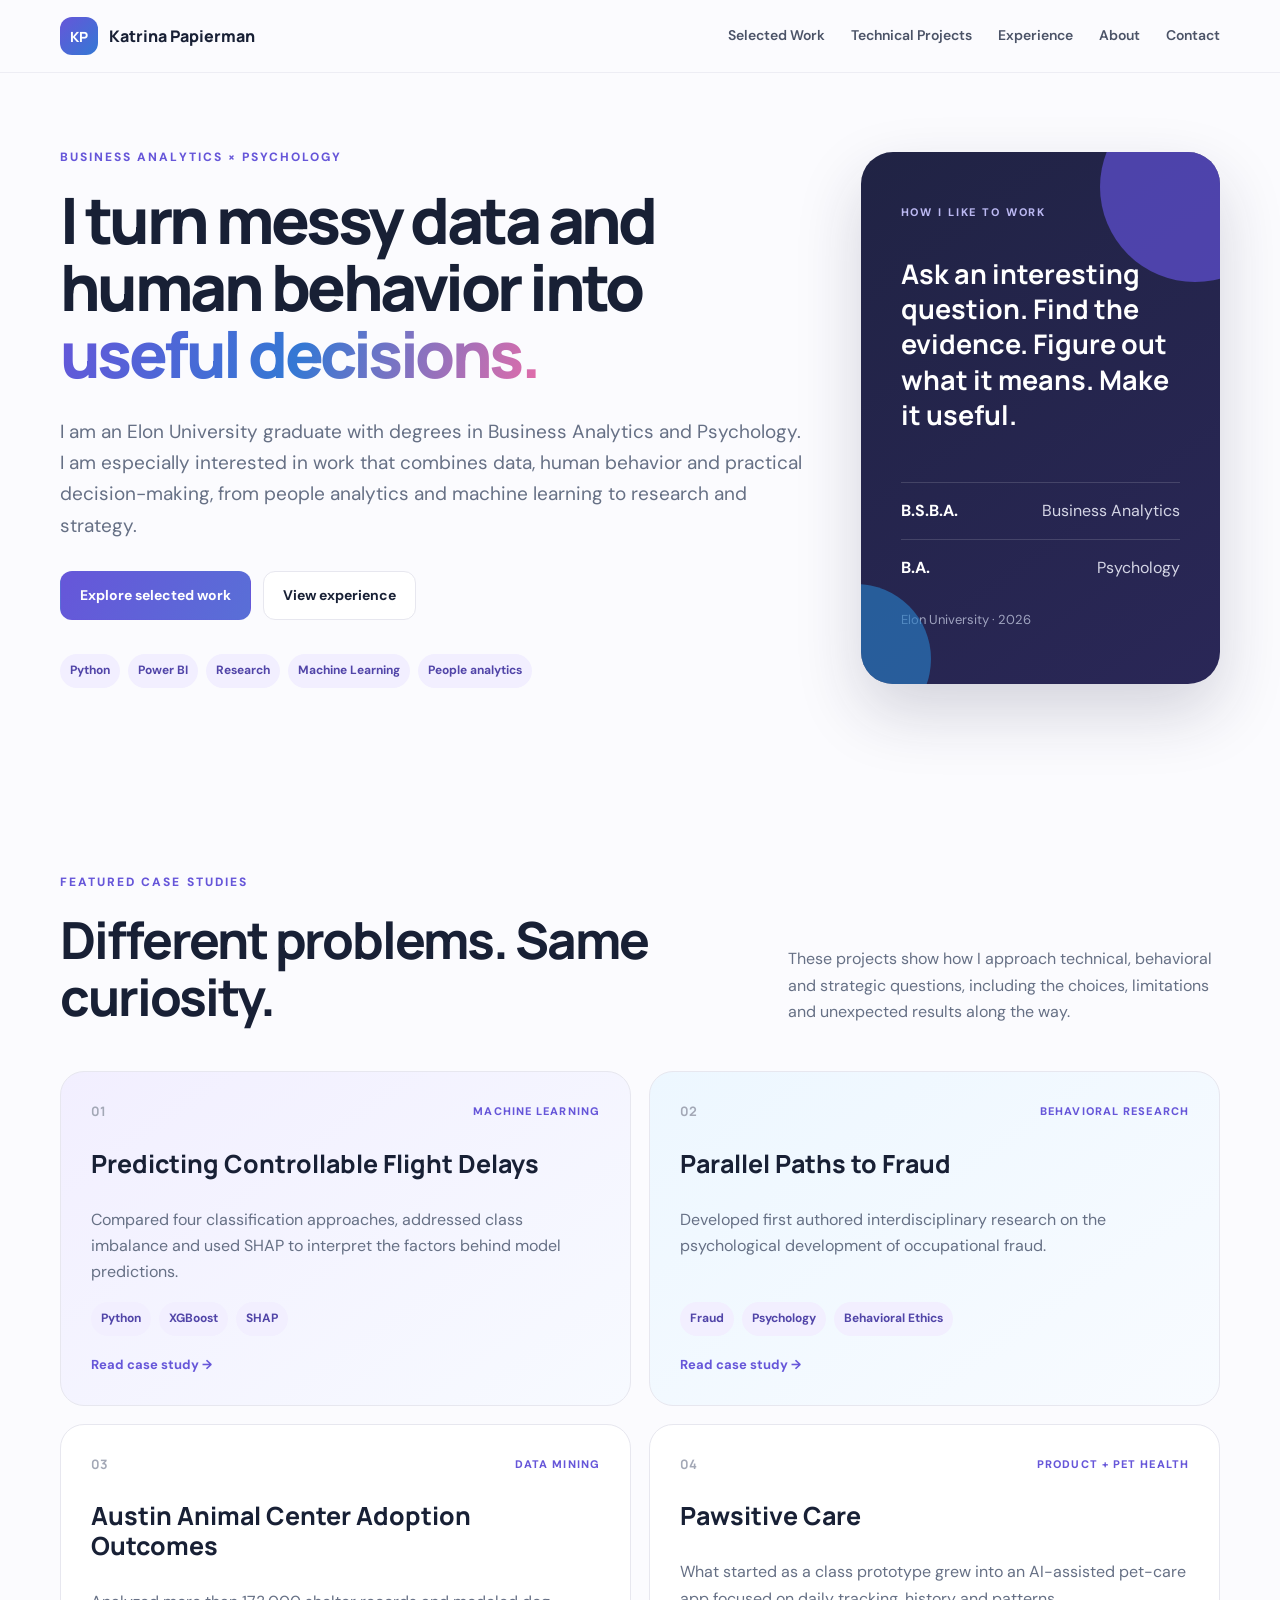
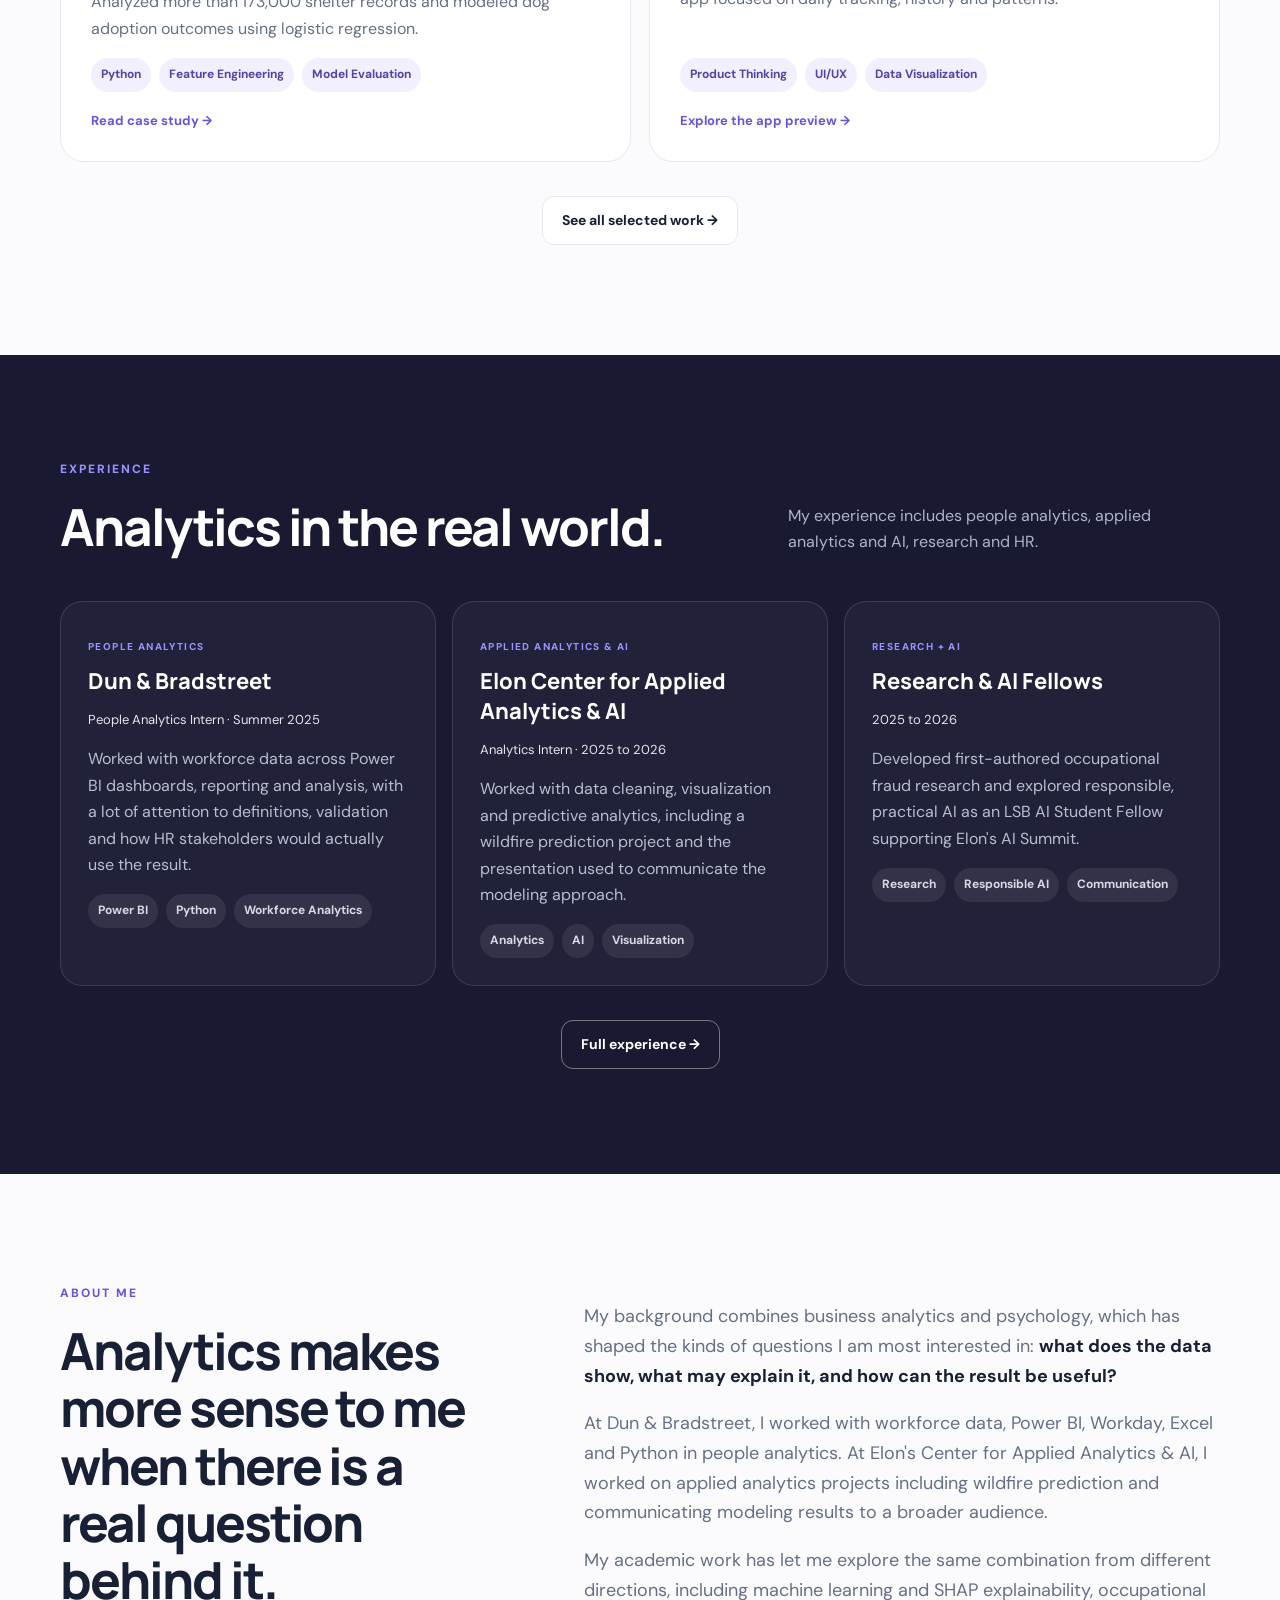
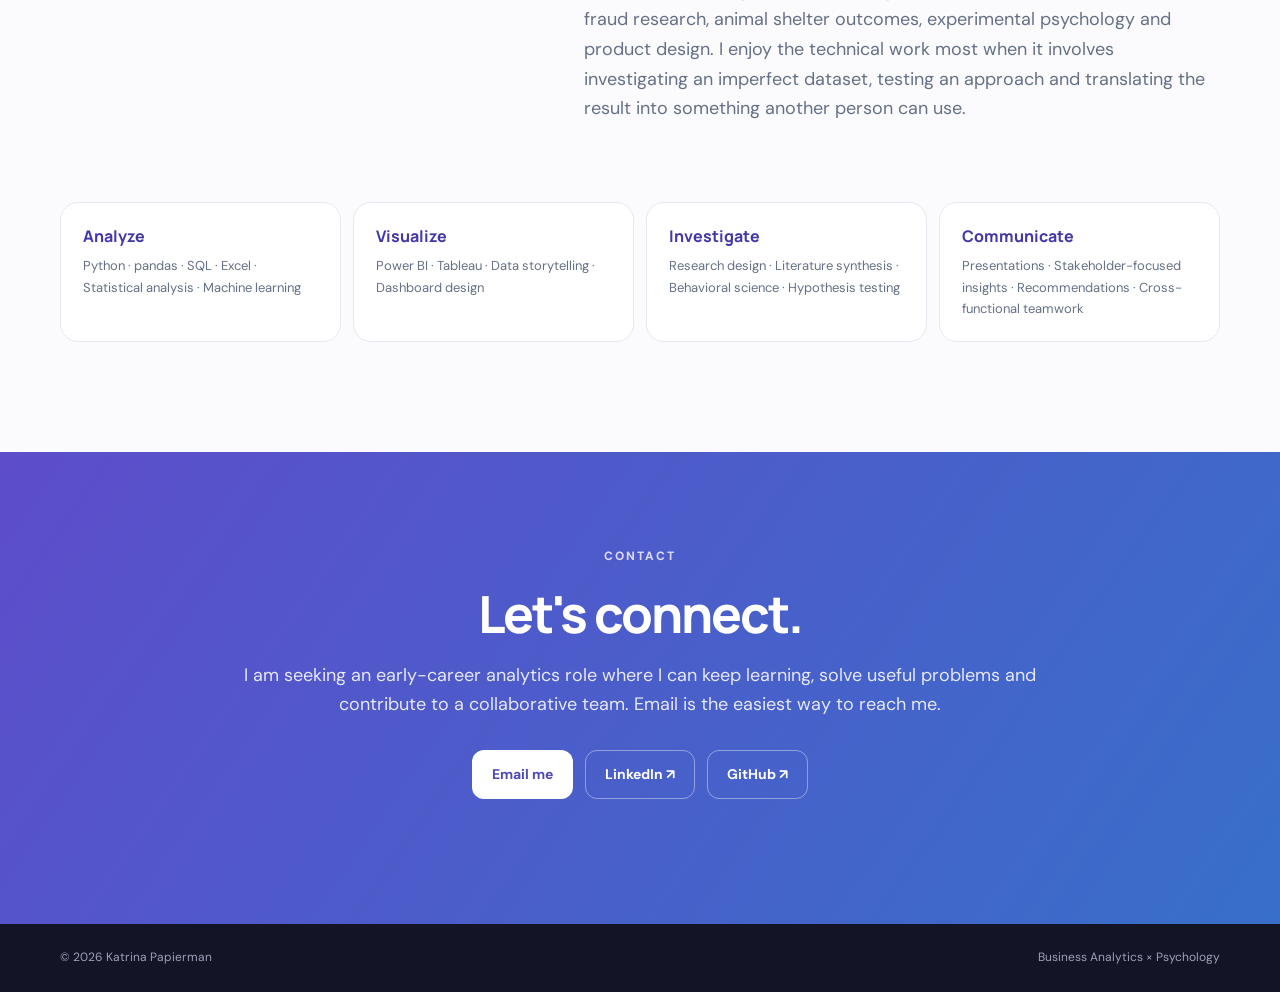
<file: index.html>
<!doctype html><html lang="en"><head><meta charset="utf-8"><meta name="viewport" content="width=device-width,initial-scale=1"><meta name="description" content="Katrina Papierman's portfolio in business analytics, psychology, people analytics, AI, research and strategy."><title>Katrina Papierman | Business Analytics + Psychology</title><link rel="preconnect" href="https://fonts.googleapis.com"><link rel="preconnect" href="https://fonts.gstatic.com" crossorigin><link href="https://fonts.googleapis.com/css2?family=DM+Sans:wght@400;500;600;700&family=Manrope:wght@500;600;700;800&display=swap" rel="stylesheet"><link rel="stylesheet" href="styles.css"><style>html,body{max-width:100%;overflow-x:hidden}.hero>*{min-width:0}@media(min-width:901px){.hero{grid-template-columns:minmax(0,1.35fr) minmax(300px,.65fr);gap:54px}.hero-card{min-height:390px}.hero h1{font-size:clamp(46px,5vw,68px)}}</style></head><body><header class="nav-wrap"><nav class="nav container"><a class="brand name-brand" href="#top"><span class="brand-mark">KP</span><span class="brand-name">Katrina Papierman</span></a><div class="nav-links"><a href="work.html">Selected Work</a><a href="projects.html">Technical Projects</a><a href="experience.html">Experience</a><a href="#about">About</a><a href="#contact">Contact</a></div></nav></header><main id="top"><section class="hero container"><div class="hero-copy"><p class="eyebrow">BUSINESS ANALYTICS <span>×</span> PSYCHOLOGY</p><h1>I turn messy data and human behavior into <em>useful decisions.</em></h1><p class="hero-text">I am an Elon University graduate with degrees in Business Analytics and Psychology. I am especially interested in work that combines data, human behavior and practical decision-making, from people analytics and machine learning to research and strategy.</p><div class="hero-actions"><a class="button primary" href="work.html">Explore selected work</a><a class="button ghost" href="experience.html">View experience</a></div><div class="quick-facts"><span>Python</span><span>Power BI</span><span>Research</span><span>Machine Learning</span><span>People analytics</span></div></div><aside class="hero-card"><div class="orb orb-one"></div><div class="orb orb-two"></div><p class="card-kicker">HOW I LIKE TO WORK</p><p class="card-quote">Ask an interesting question. Find the evidence. Figure out what it means. Make it useful.</p><div class="degree"><strong>B.S.B.A.</strong><span>Business Analytics</span></div><div class="degree"><strong>B.A.</strong><span>Psychology</span></div><p class="school">Elon University · 2026</p></aside></section><section class="section container" id="work"><div class="section-heading"><div><p class="eyebrow">FEATURED CASE STUDIES</p><h2>Different problems. Same curiosity.</h2></div><p>These projects show how I approach technical, behavioral and strategic questions, including the choices, limitations and unexpected results along the way.</p></div><div class="project-grid"><a class="project featured card-link" href="work.html#flight"><div class="project-top"><span class="project-no">01</span><span class="tag">Machine Learning</span></div><h3>Predicting Controllable Flight Delays</h3><p>Compared four classification approaches, addressed class imbalance and used SHAP to interpret the factors behind model predictions.</p><div class="chips"><span>Python</span><span>XGBoost</span><span>SHAP</span></div><span class="read-more">Read case study →</span></a><a class="project research card-link" href="work.html#fraud"><div class="project-top"><span class="project-no">02</span><span class="tag">Behavioral Research</span></div><h3>Parallel Paths to Fraud</h3><p>Developed first authored interdisciplinary research on the psychological development of occupational fraud.</p><div class="chips"><span>Fraud</span><span>Psychology</span><span>Behavioral Ethics</span></div><span class="read-more">Read case study →</span></a><a class="project card-link" href="work.html#animals"><div class="project-top"><span class="project-no">03</span><span class="tag">Data Mining</span></div><h3>Austin Animal Center Adoption Outcomes</h3><p>Analyzed more than 173,000 shelter records and modeled dog adoption outcomes using logistic regression.</p><div class="chips"><span>Python</span><span>Feature Engineering</span><span>Model Evaluation</span></div><span class="read-more">Read case study →</span></a><a class="project card-link" href="pawsitive-preview.html"><div class="project-top"><span class="project-no">04</span><span class="tag">Product + Pet Health</span></div><h3>Pawsitive Care</h3><p>What started as a class prototype grew into an AI-assisted pet-care app focused on daily tracking, history and patterns.</p><div class="chips"><span>Product Thinking</span><span>UI/UX</span><span>Data Visualization</span></div><span class="read-more">Explore the app preview →</span></a></div><div class="center-action"><a class="button ghost" href="work.html">See all selected work →</a></div></section><section class="experience-band" id="experience"><div class="container"><div class="section-heading light"><div><p class="eyebrow">EXPERIENCE</p><h2>Analytics in the real world.</h2></div><p>My experience includes people analytics, applied analytics and AI, research and HR.</p></div><div class="experience-grid"><article><p class="role-type">PEOPLE ANALYTICS</p><h3>Dun &amp; Bradstreet</h3><p class="role">People Analytics Intern · Summer 2025</p><p>Worked with workforce data across Power BI dashboards, reporting and analysis, with a lot of attention to definitions, validation and how HR stakeholders would actually use the result.</p><div class="chips dark"><span>Power BI</span><span>Python</span><span>Workforce Analytics</span></div></article><article><p class="role-type">APPLIED ANALYTICS &amp; AI</p><h3>Elon Center for Applied Analytics &amp; AI</h3><p class="role">Analytics Intern · 2025 to 2026</p><p>Worked with data cleaning, visualization and predictive analytics, including a wildfire prediction project and the presentation used to communicate the modeling approach.</p><div class="chips dark"><span>Analytics</span><span>AI</span><span>Visualization</span></div></article><article><p class="role-type">RESEARCH + AI</p><h3>Research &amp; AI Fellows</h3><p class="role">2025 to 2026</p><p>Developed first-authored occupational fraud research and explored responsible, practical AI as an LSB AI Student Fellow supporting Elon's AI Summit.</p><div class="chips dark"><span>Research</span><span>Responsible AI</span><span>Communication</span></div></article></div><div class="center-action"><a class="button light-button" href="experience.html">Full experience →</a></div></div></section><section class="section container" id="about"><div class="about-grid"><div><p class="eyebrow">ABOUT ME</p><h2>Analytics makes more sense to me when there is a real question behind it.</h2></div><div class="about-copy"><p>My background combines business analytics and psychology, which has shaped the kinds of questions I am most interested in: <strong>what does the data show, what may explain it, and how can the result be useful?</strong></p><p>At Dun &amp; Bradstreet, I worked with workforce data, Power BI, Workday, Excel and Python in people analytics. At Elon's Center for Applied Analytics &amp; AI, I worked on applied analytics projects including wildfire prediction and communicating modeling results to a broader audience.</p><p>My academic work has let me explore the same combination from different directions, including machine learning and SHAP explainability, occupational fraud research, animal shelter outcomes, experimental psychology and product design. I enjoy the technical work most when it involves investigating an imperfect dataset, testing an approach and translating the result into something another person can use.</p></div></div><div class="skills"><div><h4>Analyze</h4><p>Python · pandas · SQL · Excel · Statistical analysis · Machine learning</p></div><div><h4>Visualize</h4><p>Power BI · Tableau · Data storytelling · Dashboard design</p></div><div><h4>Investigate</h4><p>Research design · Literature synthesis · Behavioral science · Hypothesis testing</p></div><div><h4>Communicate</h4><p>Presentations · Stakeholder-focused insights · Recommendations · Cross-functional teamwork</p></div></div></section><section class="contact" id="contact"><div class="container contact-inner"><p class="eyebrow">CONTACT</p><h2>Let's connect.</h2><p>I am seeking an early-career analytics role where I can keep learning, solve useful problems and contribute to a collaborative team. Email is the easiest way to reach me.</p><div class="hero-actions"><a class="button primary" href="mailto:kpapierman@gmail.com">Email me</a><a class="button ghost light-button" href="https://www.linkedin.com/in/Katrina-Papierman" target="_blank" rel="noreferrer noopener">LinkedIn ↗</a><a class="button ghost light-button" href="https://github.com/kpapierman" target="_blank" rel="noreferrer noopener">GitHub ↗</a></div></div></section></main><footer><div class="container"><span>© 2026 Katrina Papierman</span><span>Business Analytics × Psychology</span></div></footer></body></html>
</file>
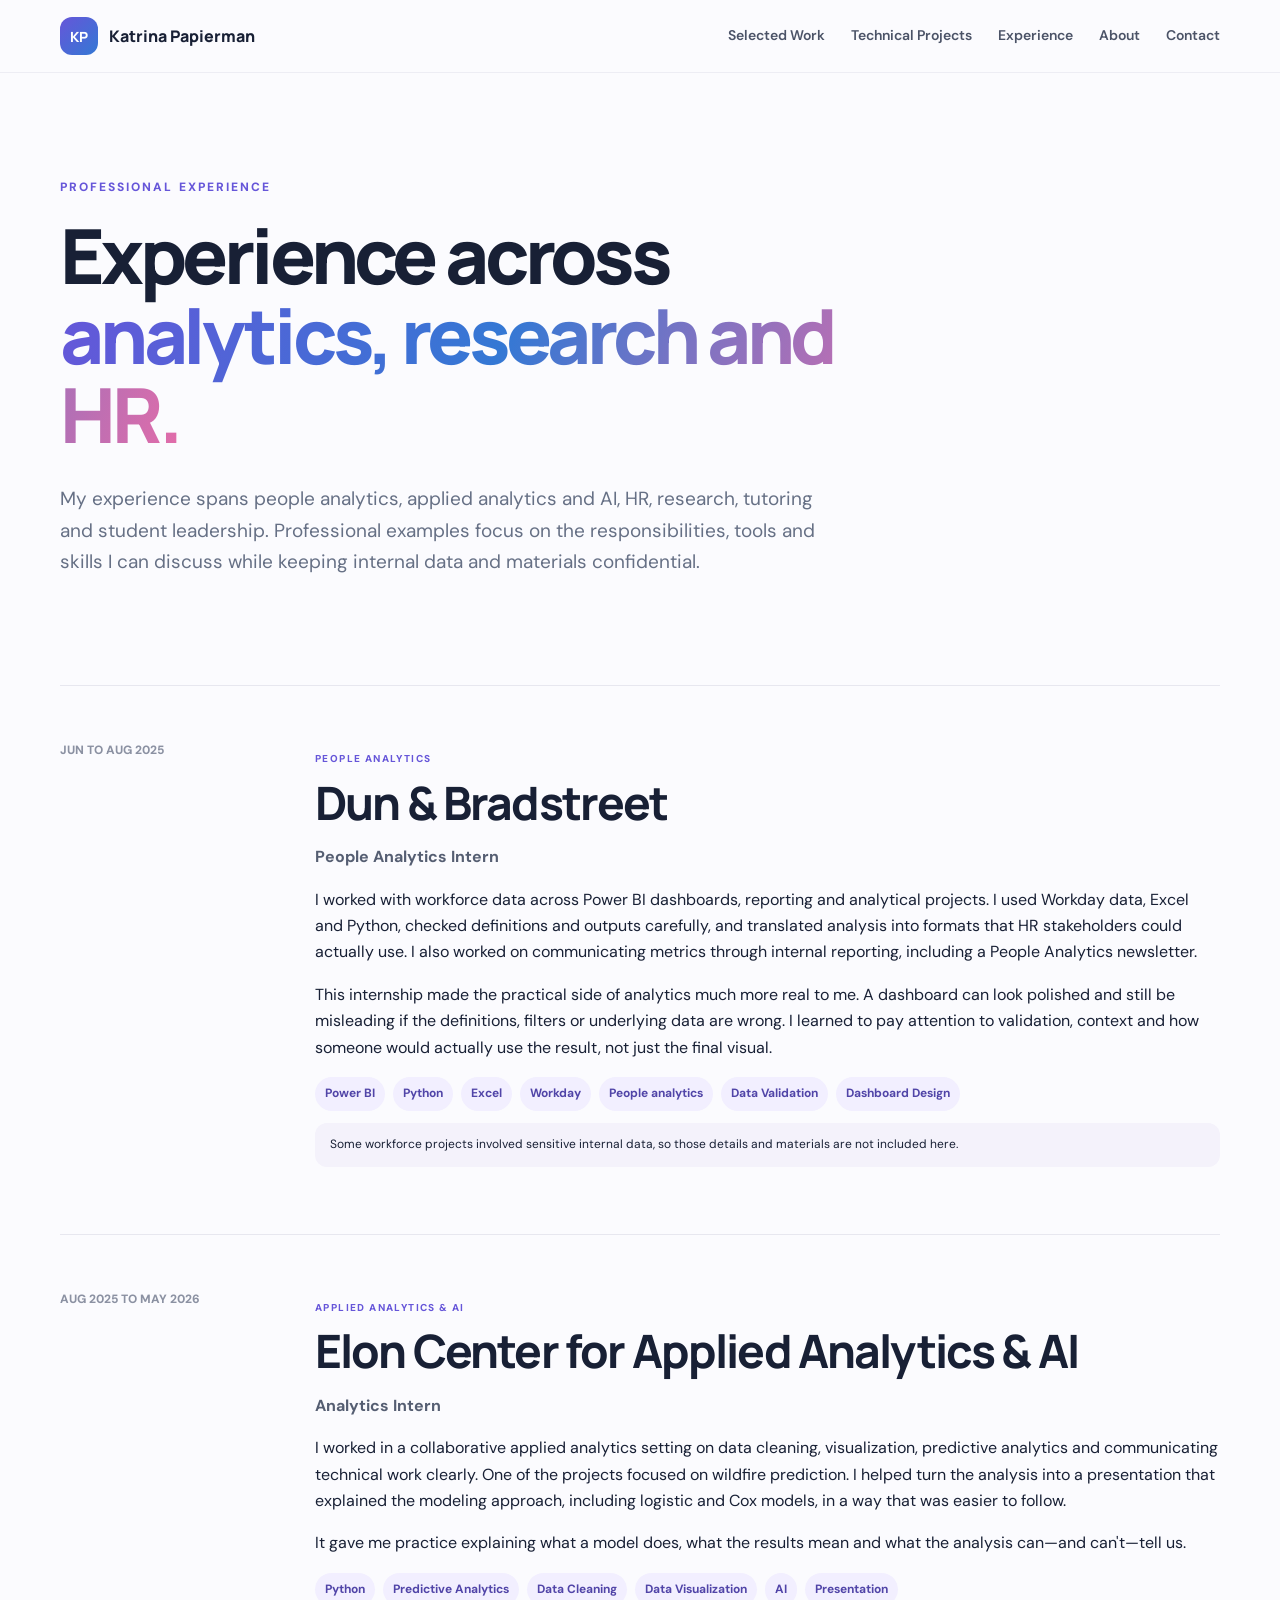
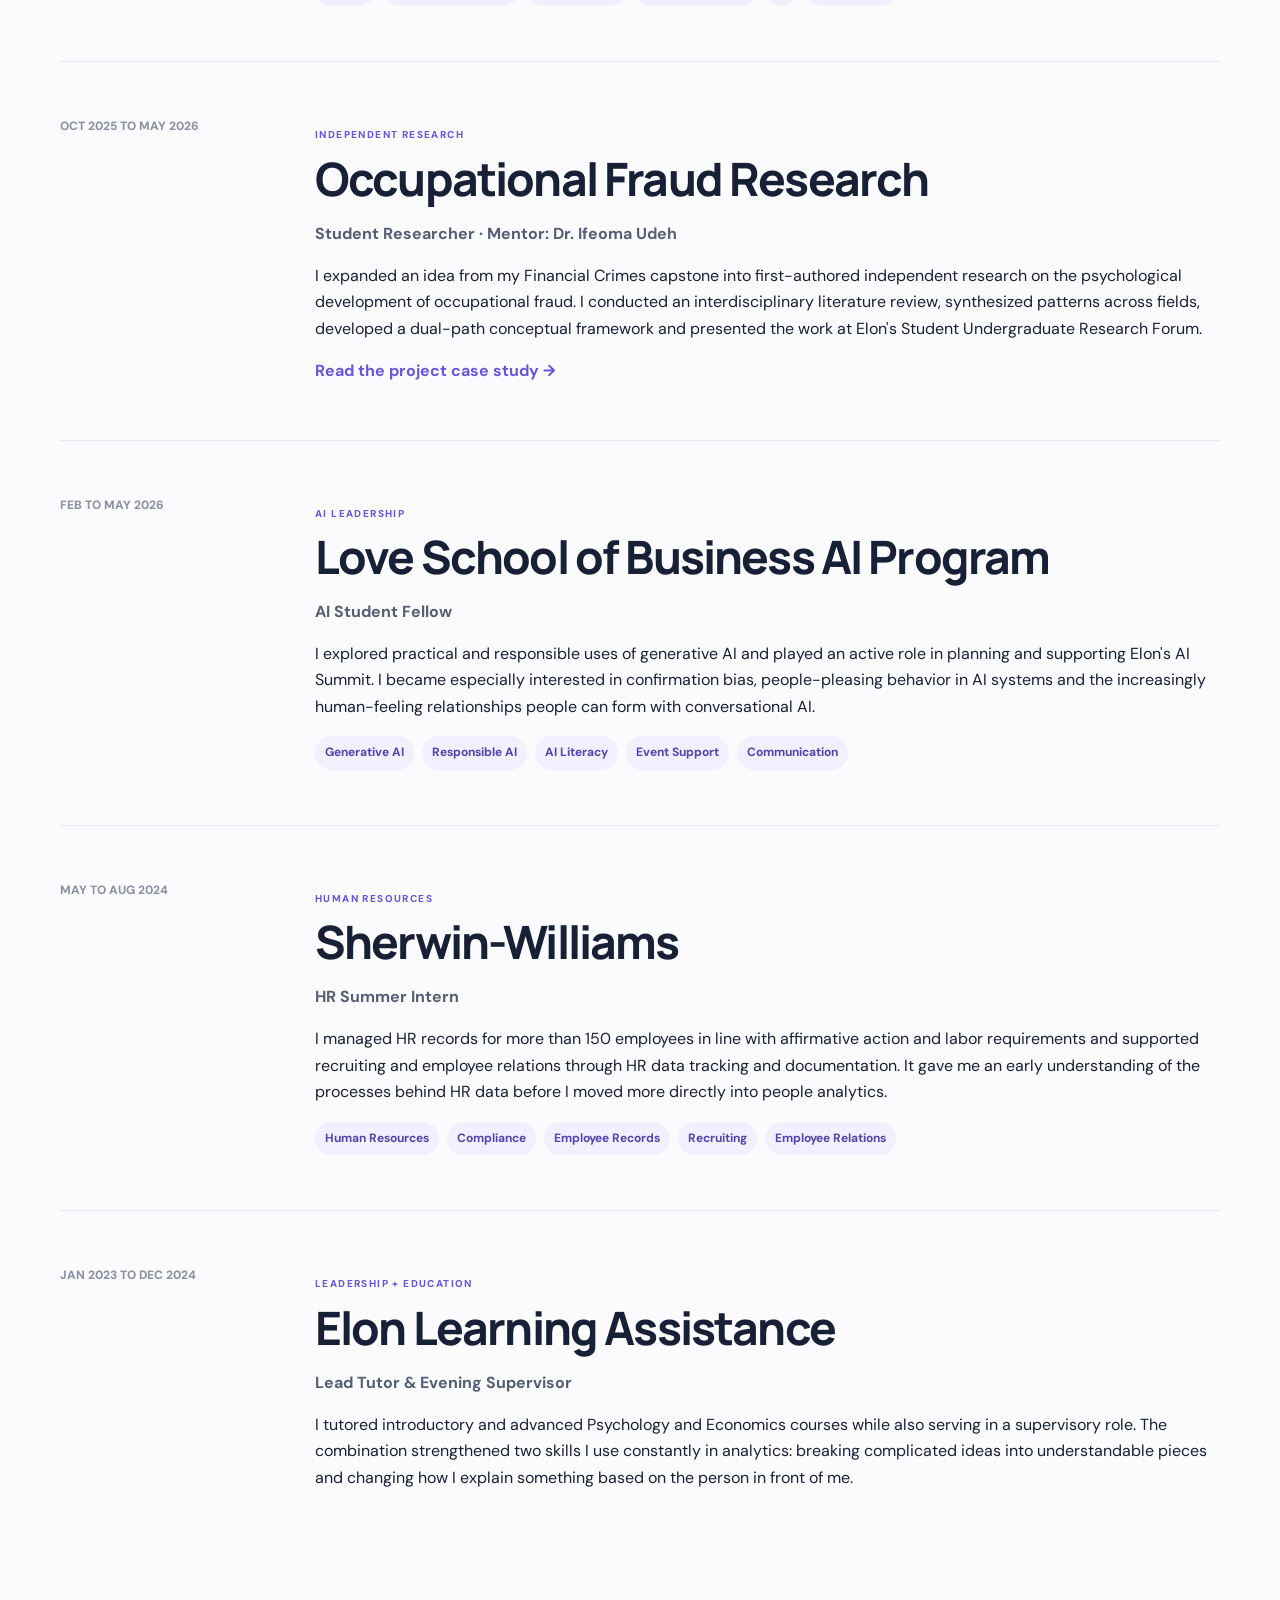
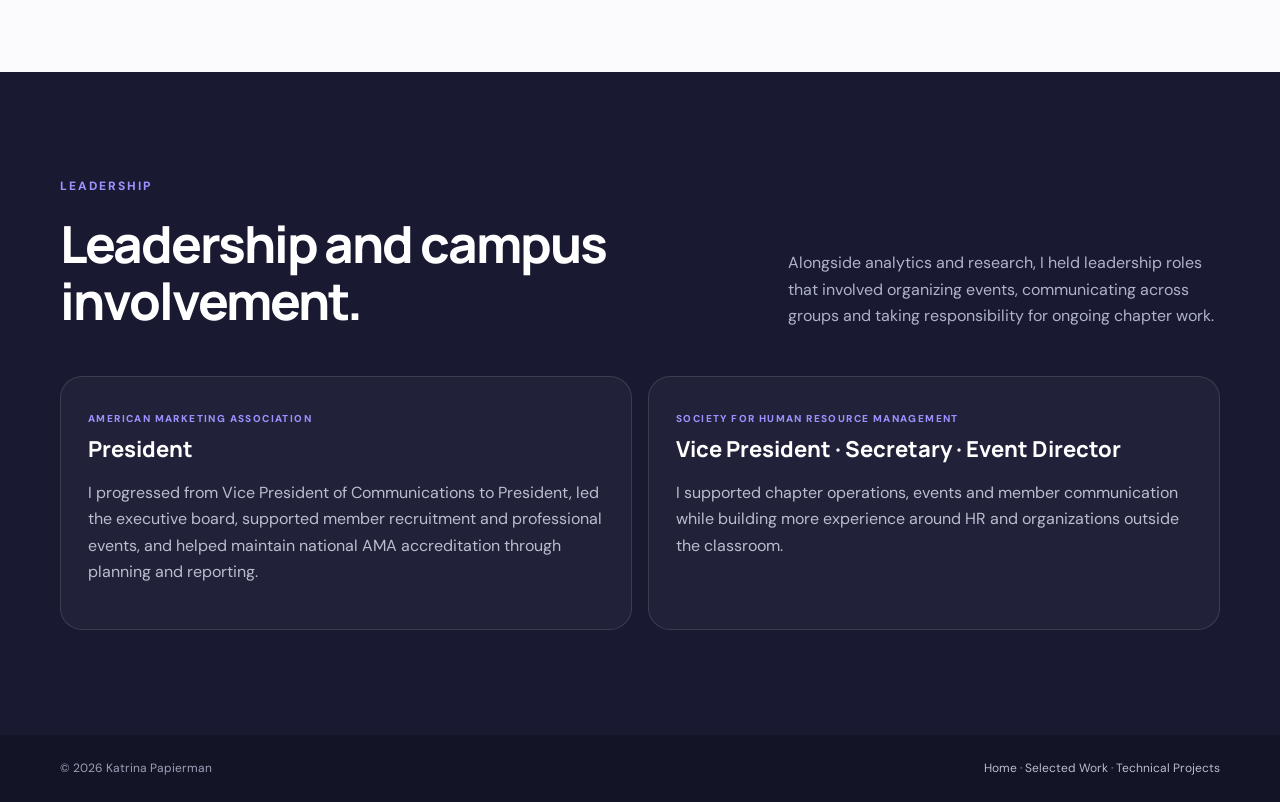
<file: experience.html>
<!doctype html><html lang="en"><head><meta charset="utf-8"><meta name="viewport" content="width=device-width,initial-scale=1"><meta name="description" content="Professional experience and leadership by Katrina Papierman."><title>Experience | Katrina Papierman</title><link rel="preconnect" href="https://fonts.googleapis.com"><link rel="preconnect" href="https://fonts.gstatic.com" crossorigin><link href="https://fonts.googleapis.com/css2?family=DM+Sans:wght@400;500;600;700&family=Manrope:wght@500;600;700;800&display=swap" rel="stylesheet"><link rel="stylesheet" href="styles.css"><style>html,body{max-width:100%;overflow-x:hidden}.timeline-item>*{min-width:0}</style></head><body><header class="nav-wrap"><nav class="nav container"><a class="brand name-brand" href="index.html"><span class="brand-mark">KP</span><span class="brand-name">Katrina Papierman</span></a><div class="nav-links"><a href="work.html">Selected Work</a><a href="projects.html">Technical Projects</a><a href="experience.html">Experience</a><a href="index.html#about">About</a><a href="index.html#contact">Contact</a></div></nav></header><main><section class="page-hero container"><p class="eyebrow">PROFESSIONAL EXPERIENCE</p><h1>Experience across <em>analytics, research and HR.</em></h1><p>My experience spans people analytics, applied analytics and AI, HR, research, tutoring and student leadership. Professional examples focus on the responsibilities, tools and skills I can discuss while keeping internal data and materials confidential.</p></section><section class="timeline container"><article class="timeline-item"><div class="timeline-date">JUN TO AUG 2025</div><div><p class="role-type purple">PEOPLE ANALYTICS</p><h2>Dun &amp; Bradstreet</h2><p class="role-dark">People Analytics Intern</p><p>I worked with workforce data across Power BI dashboards, reporting and analytical projects. I used Workday data, Excel and Python, checked definitions and outputs carefully, and translated analysis into formats that HR stakeholders could actually use. I also worked on communicating metrics through internal reporting, including a People Analytics newsletter.</p><p>This internship made the practical side of analytics much more real to me. A dashboard can look polished and still be misleading if the definitions, filters or underlying data are wrong. I learned to pay attention to validation, context and how someone would actually use the result, not just the final visual.</p><div class="chips"><span>Power BI</span><span>Python</span><span>Excel</span><span>Workday</span><span>People analytics</span><span>Data Validation</span><span>Dashboard Design</span></div><p class="confidential">Some workforce projects involved sensitive internal data, so those details and materials are not included here.</p></div></article><article class="timeline-item"><div class="timeline-date">AUG 2025 TO MAY 2026</div><div><p class="role-type purple">APPLIED ANALYTICS &amp; AI</p><h2>Elon Center for Applied Analytics &amp; AI</h2><p class="role-dark">Analytics Intern</p><p>I worked in a collaborative applied analytics setting on data cleaning, visualization, predictive analytics and communicating technical work clearly. One of the projects focused on wildfire prediction. I helped turn the analysis into a presentation that explained the modeling approach, including logistic and Cox models, in a way that was easier to follow.</p><p>It gave me practice explaining what a model does, what the results mean and what the analysis can—and can't—tell us.</p><div class="chips"><span>Python</span><span>Predictive Analytics</span><span>Data Cleaning</span><span>Data Visualization</span><span>AI</span><span>Presentation</span></div></div></article><article class="timeline-item"><div class="timeline-date">OCT 2025 TO MAY 2026</div><div><p class="role-type purple">INDEPENDENT RESEARCH</p><h2>Occupational Fraud Research</h2><p class="role-dark">Student Researcher · Mentor: Dr. Ifeoma Udeh</p><p>I expanded an idea from my Financial Crimes capstone into first-authored independent research on the psychological development of occupational fraud. I conducted an interdisciplinary literature review, synthesized patterns across fields, developed a dual-path conceptual framework and presented the work at Elon's Student Undergraduate Research Forum.</p><a class="text-link" href="work.html#fraud">Read the project case study →</a></div></article><article class="timeline-item"><div class="timeline-date">FEB TO MAY 2026</div><div><p class="role-type purple">AI LEADERSHIP</p><h2>Love School of Business AI Program</h2><p class="role-dark">AI Student Fellow</p><p>I explored practical and responsible uses of generative AI and played an active role in planning and supporting Elon's AI Summit. I became especially interested in confirmation bias, people-pleasing behavior in AI systems and the increasingly human-feeling relationships people can form with conversational AI.</p><div class="chips"><span>Generative AI</span><span>Responsible AI</span><span>AI Literacy</span><span>Event Support</span><span>Communication</span></div></div></article><article class="timeline-item"><div class="timeline-date">MAY TO AUG 2024</div><div><p class="role-type purple">HUMAN RESOURCES</p><h2>Sherwin-Williams</h2><p class="role-dark">HR Summer Intern</p><p>I managed HR records for more than 150 employees in line with affirmative action and labor requirements and supported recruiting and employee relations through HR data tracking and documentation. It gave me an early understanding of the processes behind HR data before I moved more directly into people analytics.</p><div class="chips"><span>Human Resources</span><span>Compliance</span><span>Employee Records</span><span>Recruiting</span><span>Employee Relations</span></div></div></article><article class="timeline-item"><div class="timeline-date">JAN 2023 TO DEC 2024</div><div><p class="role-type purple">LEADERSHIP + EDUCATION</p><h2>Elon Learning Assistance</h2><p class="role-dark">Lead Tutor &amp; Evening Supervisor</p><p>I tutored introductory and advanced Psychology and Economics courses while also serving in a supervisory role. The combination strengthened two skills I use constantly in analytics: breaking complicated ideas into understandable pieces and changing how I explain something based on the person in front of me.</p></div></article></section><section class="additional-work"><div class="container"><div class="section-heading light"><div><p class="eyebrow">LEADERSHIP</p><h2>Leadership and campus involvement.</h2></div><p>Alongside analytics and research, I held leadership roles that involved organizing events, communicating across groups and taking responsibility for ongoing chapter work.</p></div><div class="mini-grid"><article><span>American Marketing Association</span><h3>President</h3><p>I progressed from Vice President of Communications to President, led the executive board, supported member recruitment and professional events, and helped maintain national AMA accreditation through planning and reporting.</p></article><article><span>Society for Human Resource Management</span><h3>Vice President · Secretary · Event Director</h3><p>I supported chapter operations, events and member communication while building more experience around HR and organizations outside the classroom.</p></article></div></div></section></main><footer><div class="container"><span>© 2026 Katrina Papierman</span><span><a href="index.html">Home</a> · <a href="work.html">Selected Work</a> · <a href="projects.html">Technical Projects</a></span></div></footer></body></html>
</file>
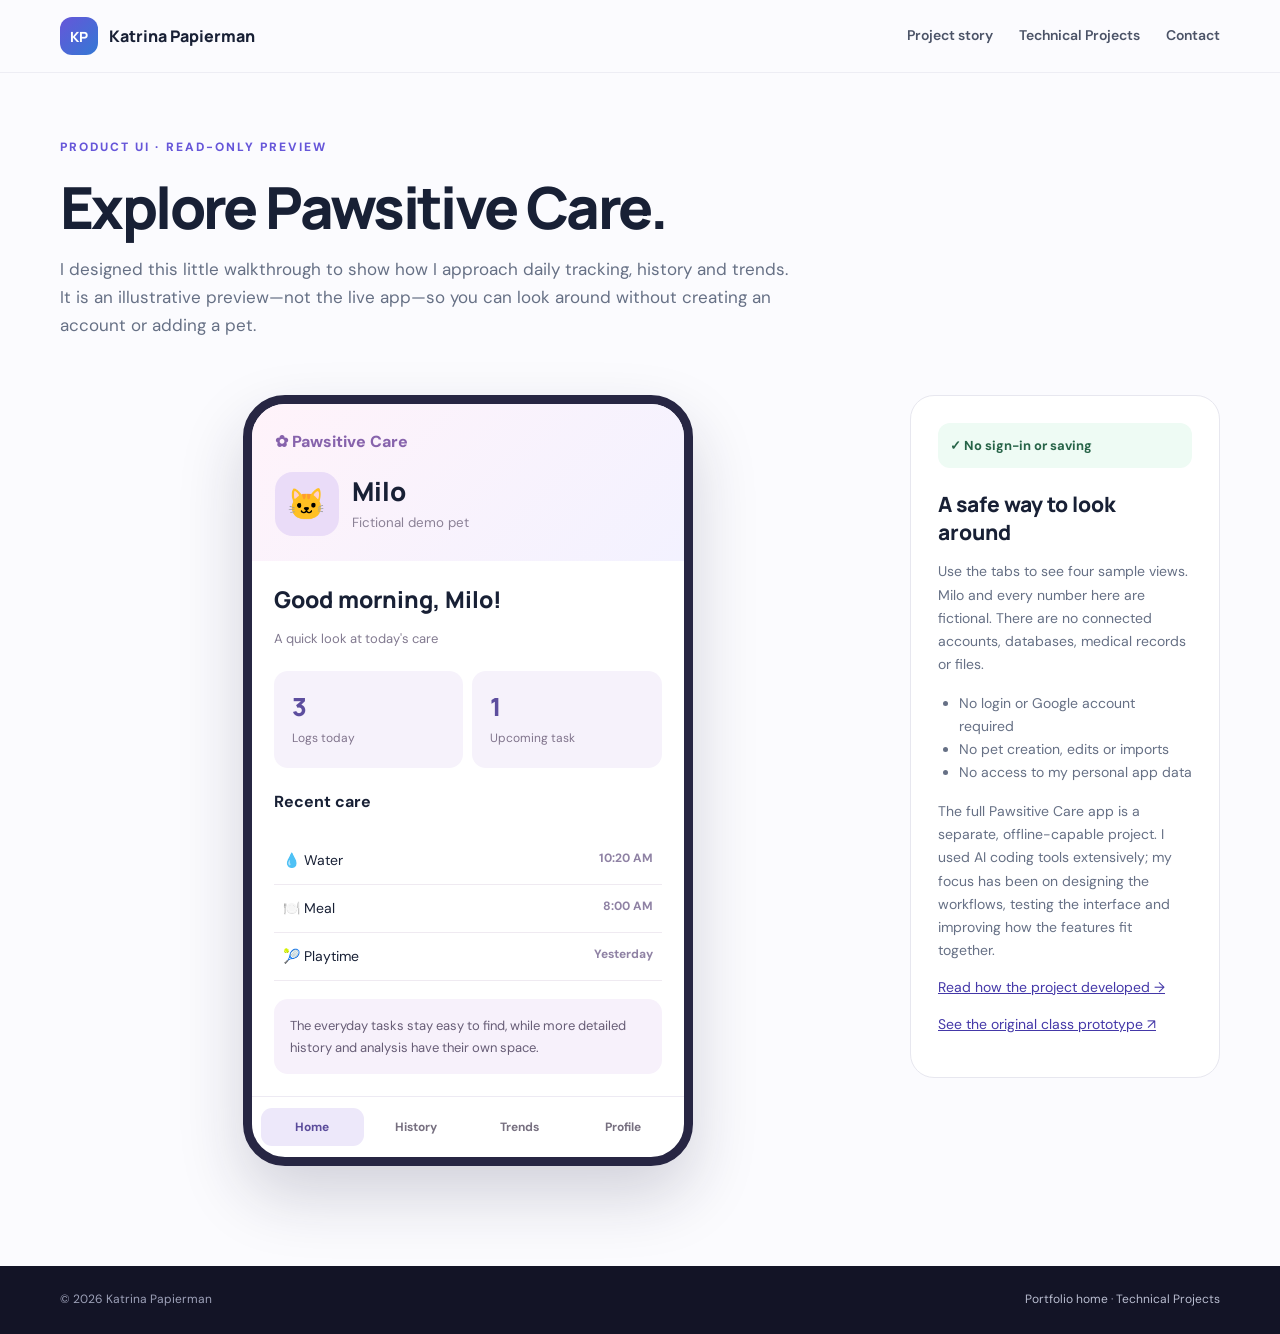
<file: pawsitive-preview.html>
<!doctype html><html lang="en"><head><meta charset="utf-8"><meta name="viewport" content="width=device-width,initial-scale=1"><meta name="description" content="Read-only UI preview of Pawsitive Care. Fictional sample data. No sign-in or saving."><title>Pawsitive Care | Read-Only UI Preview</title><link rel="preconnect" href="https://fonts.googleapis.com"><link rel="preconnect" href="https://fonts.gstatic.com" crossorigin><link href="https://fonts.googleapis.com/css2?family=DM+Sans:wght@400;500;600;700&family=Manrope:wght@500;600;700;800&display=swap" rel="stylesheet"><link rel="stylesheet" href="styles.css"><style>.demo-intro{padding:65px 0 15px}.demo-intro h1{font:800 clamp(38px,5vw,58px)/1.07 'Manrope';letter-spacing:-.045em;margin:0}.demo-intro>p:not(.eyebrow){max-width:730px;color:var(--muted);font-size:17px}.demo-layout{display:grid;grid-template-columns:minmax(0,1fr) 310px;gap:35px;align-items:start;padding:24px 0 100px}.phone{max-width:450px;border:9px solid #272643;border-radius:42px;margin:auto;overflow:hidden;background:white;box-shadow:0 30px 65px rgba(30,28,62,.18)}.phone-top{background:linear-gradient(135deg,#fff3fa,#f3f2ff);padding:25px 23px}.app-name{font-weight:800;color:#8763ac}.pet{display:flex;align-items:center;gap:13px;margin-top:17px}.avatar{display:grid;place-items:center;border-radius:18px;background:#eadcf8;width:64px;height:64px;font-size:31px}.pet h2{margin:0;font:800 26px 'Manrope'}.pet small{color:#8b8196}.phone-body{padding:22px;min-height:405px}.phone-body h3{font:800 23px 'Manrope';margin:0 0 3px}.muted{color:#827a90;font-size:13px}.preview-cards{display:grid;grid-template-columns:1fr 1fr;gap:9px;margin:21px 0}.preview-cards>div{background:#f6f2fb;border-radius:14px;padding:18px}.preview-cards strong{display:block;font:800 25px 'Manrope';color:#5d4e9e}.preview-cards span{font-size:12px;color:#80748c}.event{display:flex;justify-content:space-between;gap:8px;padding:12px 9px;border-bottom:1px solid #efeaf1;font-size:14px}.event b{font-size:12px;color:#8f82a4}.bar-graph{display:flex;align-items:end;gap:8px;height:170px;background:#faf6fd;border-radius:16px;padding:15px;margin:20px 0 4px}.bar-graph span{display:block;flex:1;border-radius:8px 8px 3px 3px;background:linear-gradient(#aa90df,#92c9c3)}.small-note{padding:16px;background:#f7f1fb;border-radius:14px;color:#675d76;font-size:13px;margin-top:18px}.tabs{display:flex;padding:11px 9px;border-top:1px solid #edeaf3}.tabs button{flex:1;cursor:pointer;border:0;border-radius:11px;background:transparent;color:#777080;padding:11px 2px;font:700 12px 'DM Sans'}.tabs button[aria-selected="true"]{background:#ede8fa;color:#5a4b9b}.pane[hidden]{display:none}.demo-note{padding:27px;border-radius:24px;background:white;border:1px solid var(--line)}.demo-note h2{font:800 21px 'Manrope';margin:0}.demo-note p,.demo-note li{font-size:14px;color:var(--muted)}.demo-note a{color:var(--purple-dark)}.status{border-radius:12px;background:#eefbf4;color:#276448;padding:12px;font-weight:700;font-size:13px}.demo-note ul{padding-left:21px}@media(max-width:830px){.demo-layout{grid-template-columns:1fr}.demo-note{max-width:650px;margin:auto}}@media(max-width:450px){.phone{border-width:6px;border-radius:29px}.phone-body{padding:16px}.demo-intro{padding-top:40px}.tabs button{font-size:11px}}</style></head>
<body><header class="nav-wrap"><nav class="nav container"><a class="brand name-brand" href="index.html"><span class="brand-mark">KP</span><span class="brand-name">Katrina Papierman</span></a><div class="nav-links"><a href="work.html#pawfect">Project story</a><a href="projects.html#pawsitive-preview">Technical Projects</a><a href="index.html#contact">Contact</a></div></nav></header>
<main class="container"><div class="demo-intro"><p class="eyebrow">PRODUCT UI · READ-ONLY PREVIEW</p><h1>Explore Pawsitive Care.</h1><p>I designed this little walkthrough to show how I approach daily tracking, history and trends. It is an illustrative preview—not the live app—so you can look around without creating an account or adding a pet.</p></div><div class="demo-layout"><div class="phone" aria-label="Illustrative pet-care application screens"><div class="phone-top"><span class="app-name">✿ Pawsitive Care</span><div class="pet"><div class="avatar" aria-hidden="true">🐱</div><div><h2>Milo</h2><small>Fictional demo pet</small></div></div></div><div class="phone-body"><section class="pane" data-pane="home"><h3>Good morning, Milo!</h3><p class="muted">A quick look at today's care</p><div class="preview-cards"><div><strong>3</strong><span>Logs today</span></div><div><strong>1</strong><span>Upcoming task</span></div></div><h4>Recent care</h4><div class="event"><span>💧 Water</span><b>10:20 AM</b></div><div class="event"><span>🍽️ Meal</span><b>8:00 AM</b></div><div class="event"><span>🎾 Playtime</span><b>Yesterday</b></div><div class="small-note">The everyday tasks stay easy to find, while more detailed history and analysis have their own space.</div></section><section class="pane" data-pane="history" hidden><h3>Care history</h3><p class="muted">Look back without losing the context</p><h4>Today</h4><div class="event"><span>💧 Water</span><b>10:20 AM</b></div><div class="event"><span>🍽️ Breakfast</span><b>8:00 AM</b></div><h4>Yesterday</h4><div class="event"><span>🎾 Playtime</span><b>6:30 PM</b></div><div class="event"><span>💊 Care routine</span><b>9:00 AM</b></div><div class="small-note">The actual app includes detailed, pet-specific events. This preview can't add, edit or save records.</div></section><section class="pane" data-pane="trends" hidden><h3>Health trends</h3><p class="muted">Illustrative daily visit counts, not real medical data</p><div class="bar-graph" role="img" aria-label="Sample counts across seven days: 2, 1, 3, 2, 4, 2, 3"><span style="height:50%"></span><span style="height:25%"></span><span style="height:75%"></span><span style="height:50%"></span><span style="height:100%"></span><span style="height:50%"></span><span style="height:75%"></span></div><div class="event"><span>Mon</span><span>Tue</span><span>Wed</span><span>Thu</span><span>Fri</span><span>Sat</span><span>Sun</span></div><div class="small-note">Charts are meant to help people notice changes and look for context—not turn an observation into a diagnosis.</div></section><section class="pane" data-pane="profile" hidden><h3>Pet profile</h3><p class="muted">The details you need in one place</p><div class="event"><span>Name</span><b>Milo</b></div><div class="event"><span>Age</span><b>3 years</b></div><div class="event"><span>Trackers</span><b>Customizable</b></div><div class="event"><span>Records</span><b>Private in real app</b></div><div class="small-note">This is a static demonstration. It doesn't allow sign-in, pet creation, importing or sharing.</div></section></div><div class="tabs" role="tablist" aria-label="Preview navigation"><button type="button" role="tab" aria-selected="true" data-tab="home">Home</button><button type="button" role="tab" aria-selected="false" data-tab="history">History</button><button type="button" role="tab" aria-selected="false" data-tab="trends">Trends</button><button type="button" role="tab" aria-selected="false" data-tab="profile">Profile</button></div></div><aside class="demo-note"><div class="status">✓ No sign-in or saving</div><h2 style="margin-top:22px">A safe way to look around</h2><p>Use the tabs to see four sample views. Milo and every number here are fictional. There are no connected accounts, databases, medical records or files.</p><ul><li>No login or Google account required</li><li>No pet creation, edits or imports</li><li>No access to my personal app data</li></ul><p>The full Pawsitive Care app is a separate, offline-capable project. I used AI coding tools extensively; my focus has been on designing the workflows, testing the interface and improving how the features fit together.</p><p><a href="work.html#pawfect">Read how the project developed →</a></p><p><a href="https://claude.ai/public/artifacts/922b735a-c318-4706-8ccb-749c2b2f7bd3" target="_blank" rel="noopener noreferrer">See the original class prototype ↗</a></p></aside></div></main><footer><div class="container"><span>© 2026 Katrina Papierman</span><span><a href="index.html">Portfolio home</a> · <a href="projects.html">Technical Projects</a></span></div></footer>
<script>(()=>{const t=Array.from(document.querySelectorAll('[data-tab]'));const p=Array.from(document.querySelectorAll('[data-pane]'));const show=b=>{t.forEach(x=>x.setAttribute('aria-selected',String(x===b)));p.forEach(x=>x.hidden=x.dataset.pane!==b.dataset.tab)};t.forEach((b,i)=>{b.addEventListener('click',()=>show(b));b.addEventListener('keydown',e=>{if(!['ArrowRight','ArrowLeft'].includes(e.key))return;e.preventDefault();const v=t[(i+(e.key==='ArrowRight'?1:-1)+t.length)%t.length];show(v);v.focus()})})})();</script></body></html>
</file>
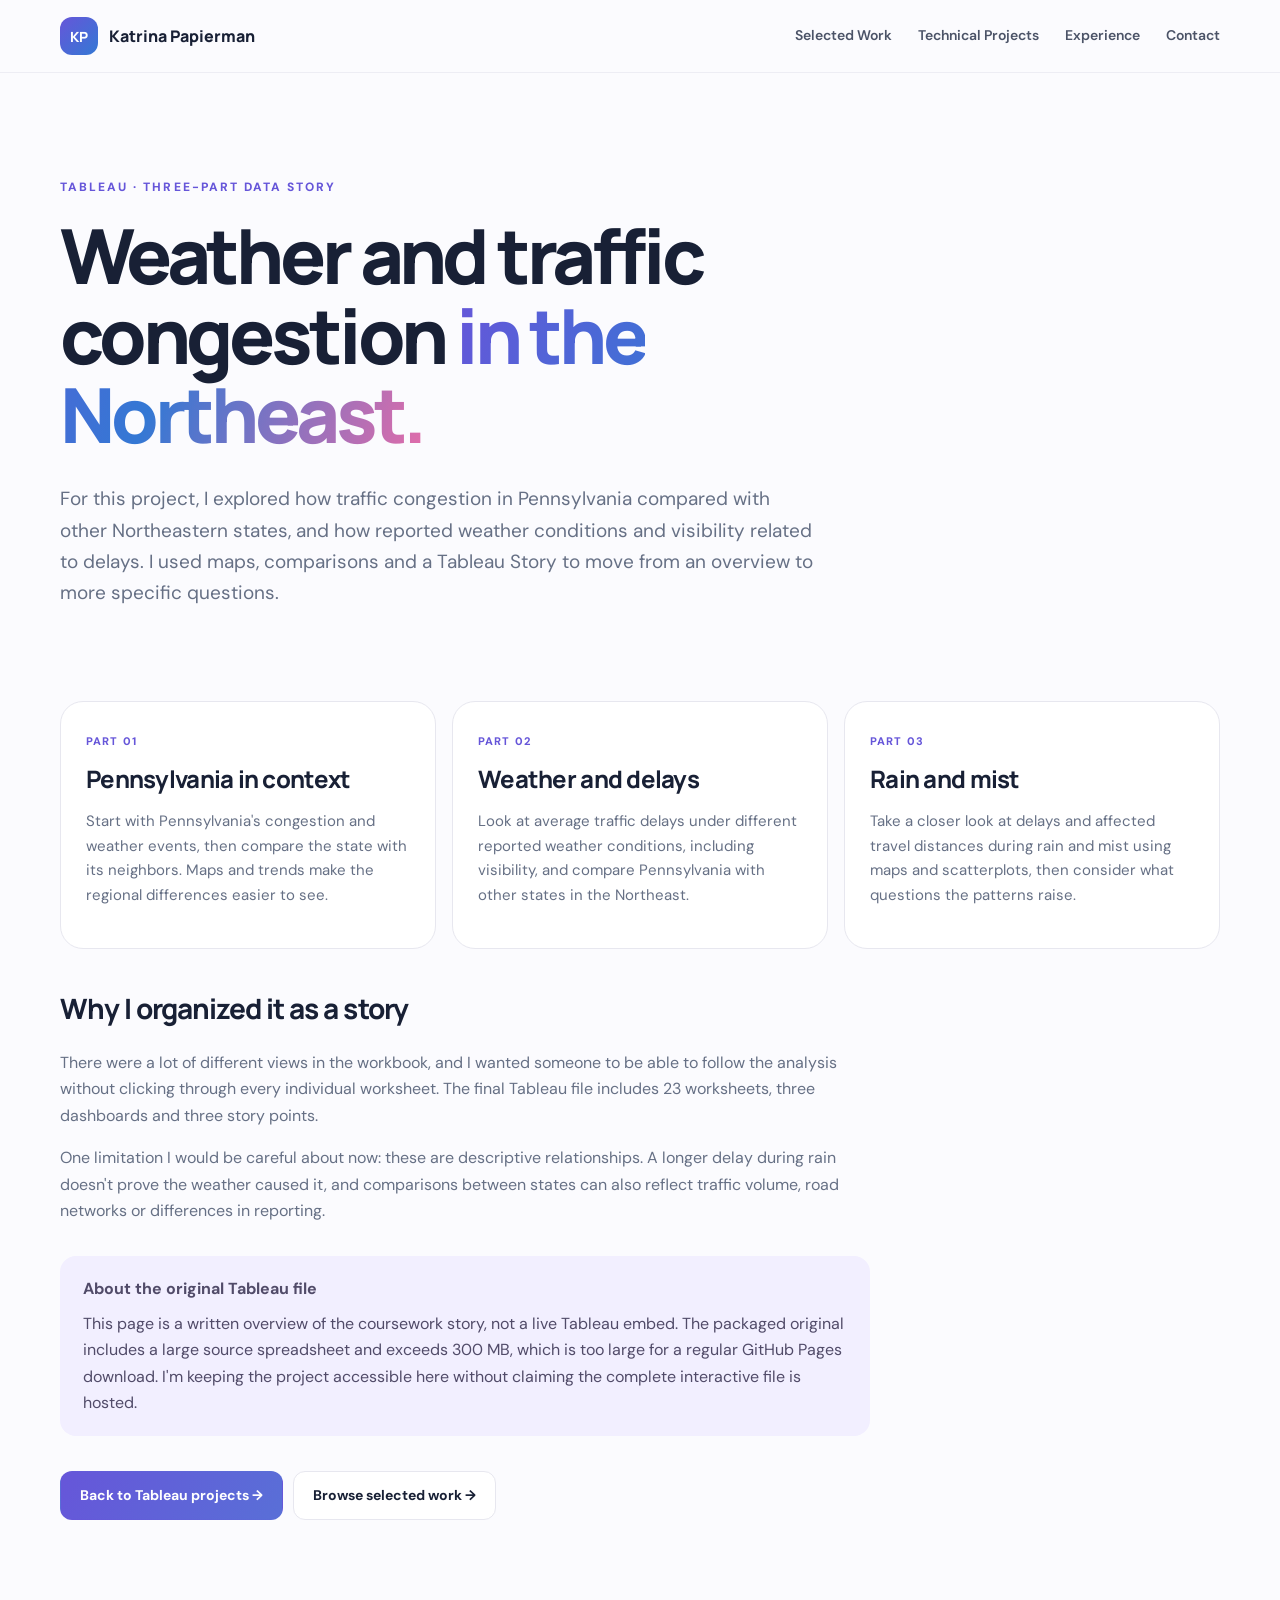
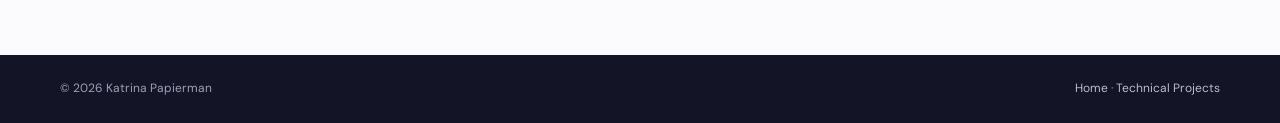
<file: weather-traffic-overview.html>
<!doctype html>
<html lang="en"><head><meta charset="utf-8"><meta name="viewport" content="width=device-width,initial-scale=1"><meta name="description" content="A three-part Tableau data story about traffic congestion and weather in Pennsylvania and the Northeast."><title>Weather &amp; Traffic Congestion | Katrina Papierman</title><link rel="preconnect" href="https://fonts.googleapis.com"><link rel="preconnect" href="https://fonts.gstatic.com" crossorigin><link href="https://fonts.googleapis.com/css2?family=DM+Sans:wght@400;500;600;700&family=Manrope:wght@500;600;700;800&display=swap" rel="stylesheet"><link rel="stylesheet" href="styles.css"><style>.story-wrap{padding-bottom:100px}.story-lead{max-width:800px;color:var(--muted);font-size:18px}.story-cards{display:grid;grid-template-columns:repeat(3,minmax(0,1fr));gap:16px;margin:36px 0}.story-card{background:#fff;border:1px solid var(--line);padding:25px;border-radius:23px}.story-card span{font-size:11px;color:var(--purple);font-weight:800;letter-spacing:.1em}.story-card h2{font:750 24px/1.2 'Manrope';letter-spacing:-.03em;margin:12px 0}.story-card p{color:var(--muted);font-size:15px}.story-section{max-width:810px;margin-top:40px}.story-section h2{font:750 28px 'Manrope';letter-spacing:-.035em}.story-section p{color:var(--muted)}.story-note{padding:20px 23px;border-radius:16px;background:var(--lav);color:#514b69;max-width:810px;margin:32px 0}.story-back{display:flex;flex-wrap:wrap;gap:10px;margin:35px 0}@media(max-width:850px){.story-cards{grid-template-columns:1fr}}</style></head>
<body><header class="nav-wrap"><nav class="nav container"><a class="brand name-brand" href="index.html"><span class="brand-mark">KP</span><span class="brand-name">Katrina Papierman</span></a><div class="nav-links"><a href="work.html">Selected Work</a><a href="projects.html#visualization">Technical Projects</a><a href="experience.html">Experience</a><a href="index.html#contact">Contact</a></div></nav></header>
<main class="container story-wrap"><section class="page-hero" style="padding-bottom:28px"><p class="eyebrow">TABLEAU · THREE-PART DATA STORY</p><h1>Weather and traffic congestion <em>in the Northeast.</em></h1><p class="story-lead">For this project, I explored how traffic congestion in Pennsylvania compared with other Northeastern states, and how reported weather conditions and visibility related to delays. I used maps, comparisons and a Tableau Story to move from an overview to more specific questions.</p></section>
<section aria-label="Three parts of the project" class="story-cards">
<article class="story-card"><span>PART 01</span><h2>Pennsylvania in context</h2><p>Start with Pennsylvania's congestion and weather events, then compare the state with its neighbors. Maps and trends make the regional differences easier to see.</p></article>
<article class="story-card"><span>PART 02</span><h2>Weather and delays</h2><p>Look at average traffic delays under different reported weather conditions, including visibility, and compare Pennsylvania with other states in the Northeast.</p></article>
<article class="story-card"><span>PART 03</span><h2>Rain and mist</h2><p>Take a closer look at delays and affected travel distances during rain and mist using maps and scatterplots, then consider what questions the patterns raise.</p></article>
</section>
<section class="story-section"><h2>Why I organized it as a story</h2><p>There were a lot of different views in the workbook, and I wanted someone to be able to follow the analysis without clicking through every individual worksheet. The final Tableau file includes 23 worksheets, three dashboards and three story points.</p><p>One limitation I would be careful about now: these are descriptive relationships. A longer delay during rain doesn't prove the weather caused it, and comparisons between states can also reflect traffic volume, road networks or differences in reporting.</p></section>
<div class="story-note"><strong>About the original Tableau file</strong><p style="margin:8px 0 0">This page is a written overview of the coursework story, not a live Tableau embed. The packaged original includes a large source spreadsheet and exceeds 300 MB, which is too large for a regular GitHub Pages download. I'm keeping the project accessible here without claiming the complete interactive file is hosted.</p></div>
<div class="story-back"><a class="button primary" href="projects.html#weather-congestion">Back to Tableau projects →</a><a class="button ghost" href="work.html">Browse selected work →</a></div>
</main><footer><div class="container"><span>© 2026 Katrina Papierman</span><span><a href="index.html">Home</a> · <a href="projects.html">Technical Projects</a></span></div></footer></body></html>
</file>
<file: styles.css>
:root{color-scheme:light;--ink:#182035;--muted:#667085;--purple:#6656d9;--purple-dark:#4438a8;--blue:#3478d4;--pink:#e46ca9;--mint:#45b99a;--orange:#f29a58;--lav:#f2efff;--paper:#fbfbfe;--line:#e7e7ef;--night:#191a32;--white:#fff;--radius:24px}*{box-sizing:border-box}html{scroll-behavior:auto;background:#fbfbfe;color:#182035}body{margin:0;font-family:'DM Sans',sans-serif;color:var(--ink);background:var(--paper)!important;line-height:1.65}.container{width:min(1160px,calc(100% - 48px));margin:auto}.nav-wrap{position:sticky;top:0;z-index:10;background:rgba(251,251,254,.9);backdrop-filter:blur(14px);border-bottom:1px solid rgba(231,231,239,.7)}.nav{height:72px;display:flex;align-items:center;justify-content:space-between}.brand{font:800 22px 'Manrope';text-decoration:none;color:var(--ink)}.name-brand{display:flex;align-items:center;gap:11px}.brand-mark{display:grid;place-items:center;width:38px;height:38px;border-radius:12px;background:linear-gradient(135deg,var(--purple),var(--blue));color:#fff;font-size:14px}.brand-name{font-size:16px}.nav-links{display:flex;gap:26px}.nav-links a{color:#4b5367;text-decoration:none;font-size:14px;font-weight:600}.nav-links a:hover,.text-link{color:var(--purple)}.hero{min-height:690px;display:grid;grid-template-columns:1.5fr .8fr;gap:72px;align-items:center;padding:72px 0}.eyebrow{font-size:12px;letter-spacing:.17em;font-weight:800;color:var(--purple);margin:0 0 18px;text-transform:uppercase}.hero h1,.page-hero h1{font:800 clamp(44px,6vw,76px)/1.05 'Manrope';letter-spacing:-.055em;margin:0}.hero h1 em,.page-hero h1 em{font-style:normal;background:linear-gradient(110deg,var(--purple),var(--blue),var(--pink));-webkit-background-clip:text;color:transparent}.hero-text,.page-hero>p:last-child{font-size:19px;color:var(--muted);max-width:760px;margin:28px 0}.hero-actions,.project-actions{display:flex;flex-wrap:wrap;gap:12px;margin:30px 0}.button{display:inline-block;padding:12px 19px;border-radius:12px;text-decoration:none;font-weight:700;font-size:14px;border:1px solid transparent}.primary{background:linear-gradient(120deg,var(--purple),#596fd7);color:white}.ghost{border-color:var(--line);color:var(--ink);background:white}.quick-facts,.chips{display:flex;flex-wrap:wrap;gap:8px}.quick-facts{margin-top:34px}.quick-facts span,.chips span{font-size:12px;font-weight:700;padding:7px 10px;border-radius:999px;background:var(--lav);color:#5145a8}.hero-card{position:relative;overflow:hidden;background:linear-gradient(145deg,#202344,#2a2757);color:white;border-radius:32px;padding:40px;min-height:430px;box-shadow:0 28px 65px rgba(32,35,68,.18)}.orb{position:absolute;border-radius:50%;opacity:.65}.orb-one{width:190px;height:190px;background:#6554df;right:-70px;top:-60px}.orb-two{width:150px;height:150px;background:#287bc3;left:-80px;bottom:-50px}.card-kicker{font-size:11px;letter-spacing:.17em;font-weight:800;color:#bbb8f2}.card-quote{position:relative;font:700 27px/1.3 'Manrope';margin:35px 0 50px}.degree{position:relative;border-top:1px solid rgba(255,255,255,.14);padding:15px 0;display:flex;justify-content:space-between}.degree span{color:#d4d5e5}.school{color:#9fa3bf;font-size:13px}.curiosity-strip{border-top:1px solid #e6e2ff;border-bottom:1px solid #e6e2ff;background:linear-gradient(90deg,#f5f1ff,#eef8ff,#fff5fb);padding:18px 0}.curiosity-strip .container{display:flex;align-items:center;gap:28px}.curiosity-label{font-size:10px;letter-spacing:.14em;font-weight:800;color:var(--purple)}.curiosity-items{display:flex;align-items:center;flex-wrap:wrap;gap:14px;font-size:13px;font-weight:600}.curiosity-items i{font-style:normal;color:#9b79dd}.section{padding:110px 0}.section-heading{display:grid;grid-template-columns:1.2fr .8fr;gap:80px;align-items:end;margin-bottom:46px}.section-heading h2,.about-grid h2,.contact h2{font:750 clamp(34px,4vw,52px)/1.12 'Manrope';letter-spacing:-.04em;margin:0}.section-heading>p{color:var(--muted);margin:0}.project-grid{display:grid;grid-template-columns:repeat(2,1fr);gap:18px}.project{background:white;border:1px solid var(--line);border-radius:var(--radius);padding:30px;min-height:330px;display:flex;flex-direction:column;transition:.2s}.card-link{text-decoration:none;color:inherit}.project:hover{transform:translateY(-4px);box-shadow:0 18px 45px rgba(32,35,68,.09)}.project.featured{background:linear-gradient(145deg,#f2efff,#f7faff)}.project.research{background:linear-gradient(145deg,#edf7ff,#f8fbff)}.project-top{display:flex;justify-content:space-between}.project-no{font:700 13px 'Manrope';color:#a3a8b6}.tag{font-size:11px;text-transform:uppercase;letter-spacing:.1em;font-weight:800;color:var(--purple)}.project h3{font:750 25px/1.2 'Manrope';margin:28px 0 12px}.project p{color:var(--muted)}.project .chips{margin-top:auto}.read-more{font-size:13px;font-weight:700;color:var(--purple);margin-top:18px}.center-action{text-align:center;margin-top:34px}.experience-band,.additional-work{background:var(--night);color:white;padding:105px 0}.section-heading.light>p{color:#afb3ca}.section-heading.light .eyebrow{color:#9b92ff}.experience-grid{display:grid;grid-template-columns:repeat(3,1fr);gap:16px}.experience-grid article,.mini-grid article{border:1px solid rgba(255,255,255,.12);border-radius:22px;padding:27px;background:rgba(255,255,255,.035)}.experience-grid h3,.mini-grid h3{font:750 22px 'Manrope';margin:4px 0}.experience-grid article>p:not(.role-type):not(.role),.mini-grid p{color:#b9bdd0}.role-type,.mini-grid article>span{font-size:10px;letter-spacing:.14em;color:#9b92ff;font-weight:800;text-transform:uppercase}.role{font-size:13px;color:#e3e4ed!important}.chips.dark span{background:rgba(255,255,255,.08);color:#d8d9e5}.light-button{background:transparent;border-color:rgba(255,255,255,.4);color:white}.about-grid{display:grid;grid-template-columns:.8fr 1.2fr;gap:100px}.about-copy{font-size:18px;color:var(--muted)}.about-copy strong{color:var(--ink)}.skills{display:grid;grid-template-columns:repeat(4,1fr);gap:12px;margin-top:60px}.skills div{background:white;border:1px solid var(--line);border-radius:18px;padding:22px}.skills h4{font:750 16px 'Manrope';margin:0 0 8px;color:var(--purple-dark)}.skills p{font-size:13px;color:var(--muted);margin:0}.contact{background:linear-gradient(125deg,#5d4dca,#386fca);color:white;text-align:center;padding:95px 0}.contact .eyebrow{color:#dcd8ff}.contact-inner{max-width:820px}.contact p:not(.eyebrow){color:#e6e8f8;font-size:18px}.contact .hero-actions{justify-content:center}.contact .primary{background:white;color:#4f49b4}footer{background:#131426;color:#9da1b8;font-size:12px}footer .container{display:flex;justify-content:space-between;padding:24px 0}footer a{color:#b9bdd0;text-decoration:none}.page-hero{padding:105px 0 80px}.page-hero h1{max-width:900px}.case-section{padding-bottom:100px}.case-study{display:grid;grid-template-columns:180px 1fr;gap:50px;padding:78px 0;border-top:1px solid var(--line);scroll-margin-top:70px}.case-label span{font:800 40px 'Manrope';color:#d9d8e6}.case-label p{font-size:11px;letter-spacing:.1em;text-transform:uppercase;font-weight:800;color:var(--purple)}.case-main{max-width:850px}.case-main h2,.timeline-item h2{font:750 clamp(30px,4vw,46px)/1.1 'Manrope';letter-spacing:-.04em;margin:0 0 14px}.lede{font-size:21px;color:var(--muted);margin-bottom:32px}.case-main h3{font:750 17px 'Manrope';margin-top:32px}.case-main>p:not(.lede){color:#555e72}.case-meta{display:grid;grid-template-columns:repeat(3,1fr);gap:10px;margin:30px 0}.case-meta div{background:white;border:1px solid var(--line);border-radius:14px;padding:15px}.case-meta strong,.case-meta span{display:block}.case-meta strong{font-size:11px;color:var(--purple);text-transform:uppercase}.case-meta span{font-size:12px;color:var(--muted);margin-top:5px}.insight-box{background:linear-gradient(135deg,var(--lav),#eef7ff);border-left:3px solid var(--purple);padding:20px 23px;border-radius:4px 16px 16px 4px;margin:30px 0}.insight-box p{margin:5px 0 0;color:#555e72}.real-gallery{display:grid;gap:14px;margin:30px 0}.real-gallery.three{grid-template-columns:repeat(3,1fr)}.real-gallery.two{grid-template-columns:repeat(2,1fr)}.real-gallery figure,.real-feature{margin:0;background:#fff;border:1px solid var(--line);border-radius:18px;padding:9px;box-shadow:0 12px 30px rgba(32,35,68,.07)}.real-gallery img,.real-feature img{display:block;width:100%;height:auto;border-radius:12px}.real-gallery figure{display:flex;flex-direction:column}.real-gallery.three img{aspect-ratio:16/9;object-fit:cover;object-position:top}.real-gallery figcaption,.real-feature figcaption{font-size:11px;color:var(--muted);padding:9px 5px 3px}.real-feature{margin:30px 0}.real-feature img{max-height:650px;object-fit:contain;background:#f6f6f9}.pawfect-gallery img{object-fit:contain;background:#f8f7fc}.mini-grid{display:grid;grid-template-columns:repeat(2,1fr);gap:16px}.timeline{padding-bottom:110px}.timeline-item{display:grid;grid-template-columns:200px 1fr;gap:55px;padding:55px 0;border-top:1px solid var(--line)}.timeline-date{font-size:12px;font-weight:800;color:#8b91a2}.role-type.purple{color:var(--purple)}.role-dark{font-weight:700;color:#555e72}.confidential{font-size:12px!important;background:#f4f2fb;border-radius:12px;padding:12px 15px}.text-link{text-decoration:none;font-weight:700}.additional-work .mini-grid{grid-template-columns:repeat(2,1fr)}@media(max-width:900px){.hero{grid-template-columns:1fr;min-height:auto}.hero-card{max-width:560px}.section-heading,.about-grid{grid-template-columns:1fr;gap:25px}.experience-grid,.skills{grid-template-columns:repeat(2,1fr)}.case-study,.timeline-item{grid-template-columns:1fr;gap:20px}.case-label{display:flex;align-items:center;gap:15px}.case-label p{margin:0}.real-gallery.three{grid-template-columns:1fr 1fr}.nav-links{gap:15px}}@media(max-width:650px){.container{width:min(100% - 30px,1160px)}.nav{height:auto;min-height:68px;align-items:flex-start;padding:14px 0;gap:12px}.brand-name{display:none}.nav-links{flex-wrap:wrap;justify-content:flex-end;gap:8px 14px}.hero{padding:50px 0}.hero h1,.page-hero h1{font-size:42px}.project-grid,.experience-grid,.skills,.case-meta,.mini-grid,.additional-work .mini-grid,.real-gallery.three,.real-gallery.two{grid-template-columns:1fr}.section,.experience-band,.additional-work{padding:70px 0}.page-hero{padding:70px 0 55px}.case-study{padding:55px 0}.curiosity-strip .container{display:block}.curiosity-items{margin-top:8px}.real-gallery.three img{aspect-ratio:auto;object-fit:contain}.project-actions{align-items:stretch}.project-actions .button{text-align:center}}@media(prefers-color-scheme:dark){html,body{background:var(--paper)!important;color:var(--ink)!important}.nav-wrap{background:rgba(251,251,254,.96)!important}.project,.skills div,.case-meta div,.real-gallery figure,.real-feature,.dashboard-project,.code-card{background:#fff!important;color:var(--ink)!important}.ghost{background:#fff!important;color:var(--ink)!important}.experience-band,.additional-work,.projects-band{background:var(--night)!important;color:#fff!important}.contact{color:#fff!important}footer{background:#131426!important;color:#9da1b8!important}}
</file>
